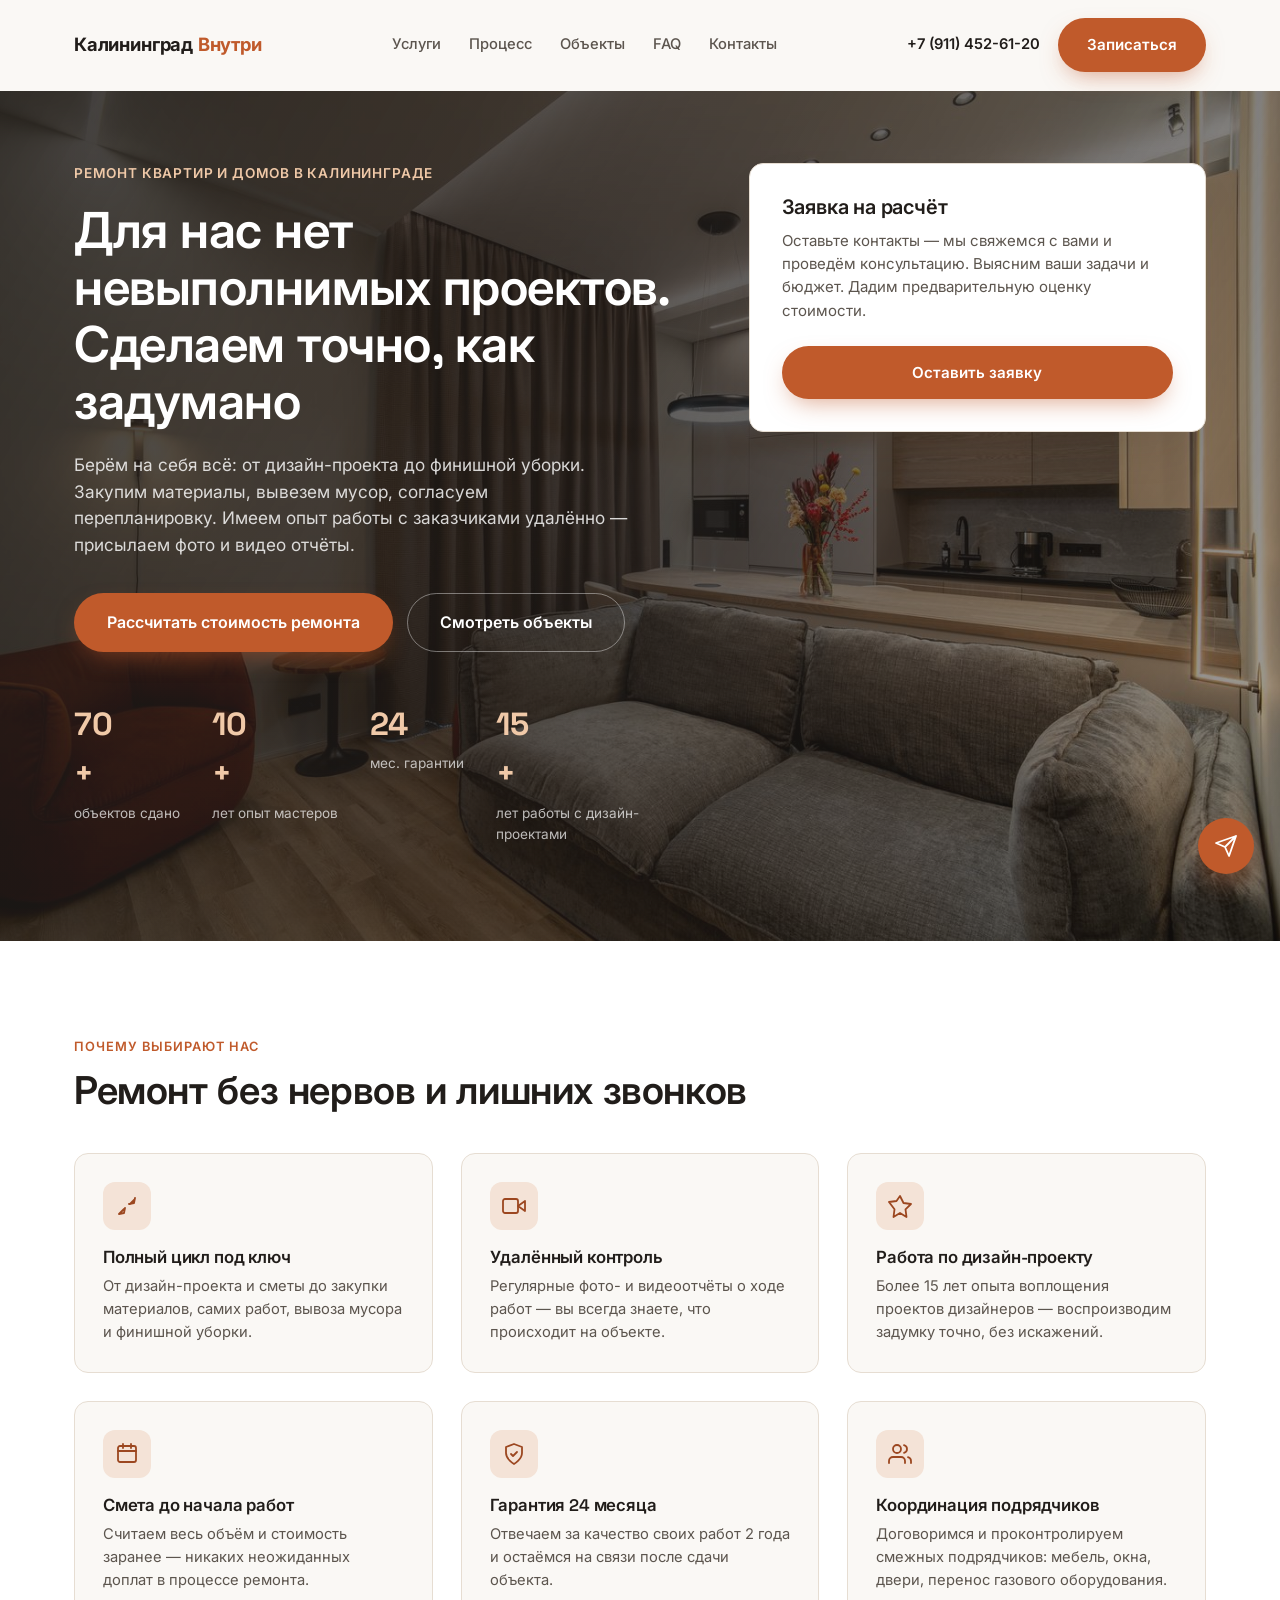
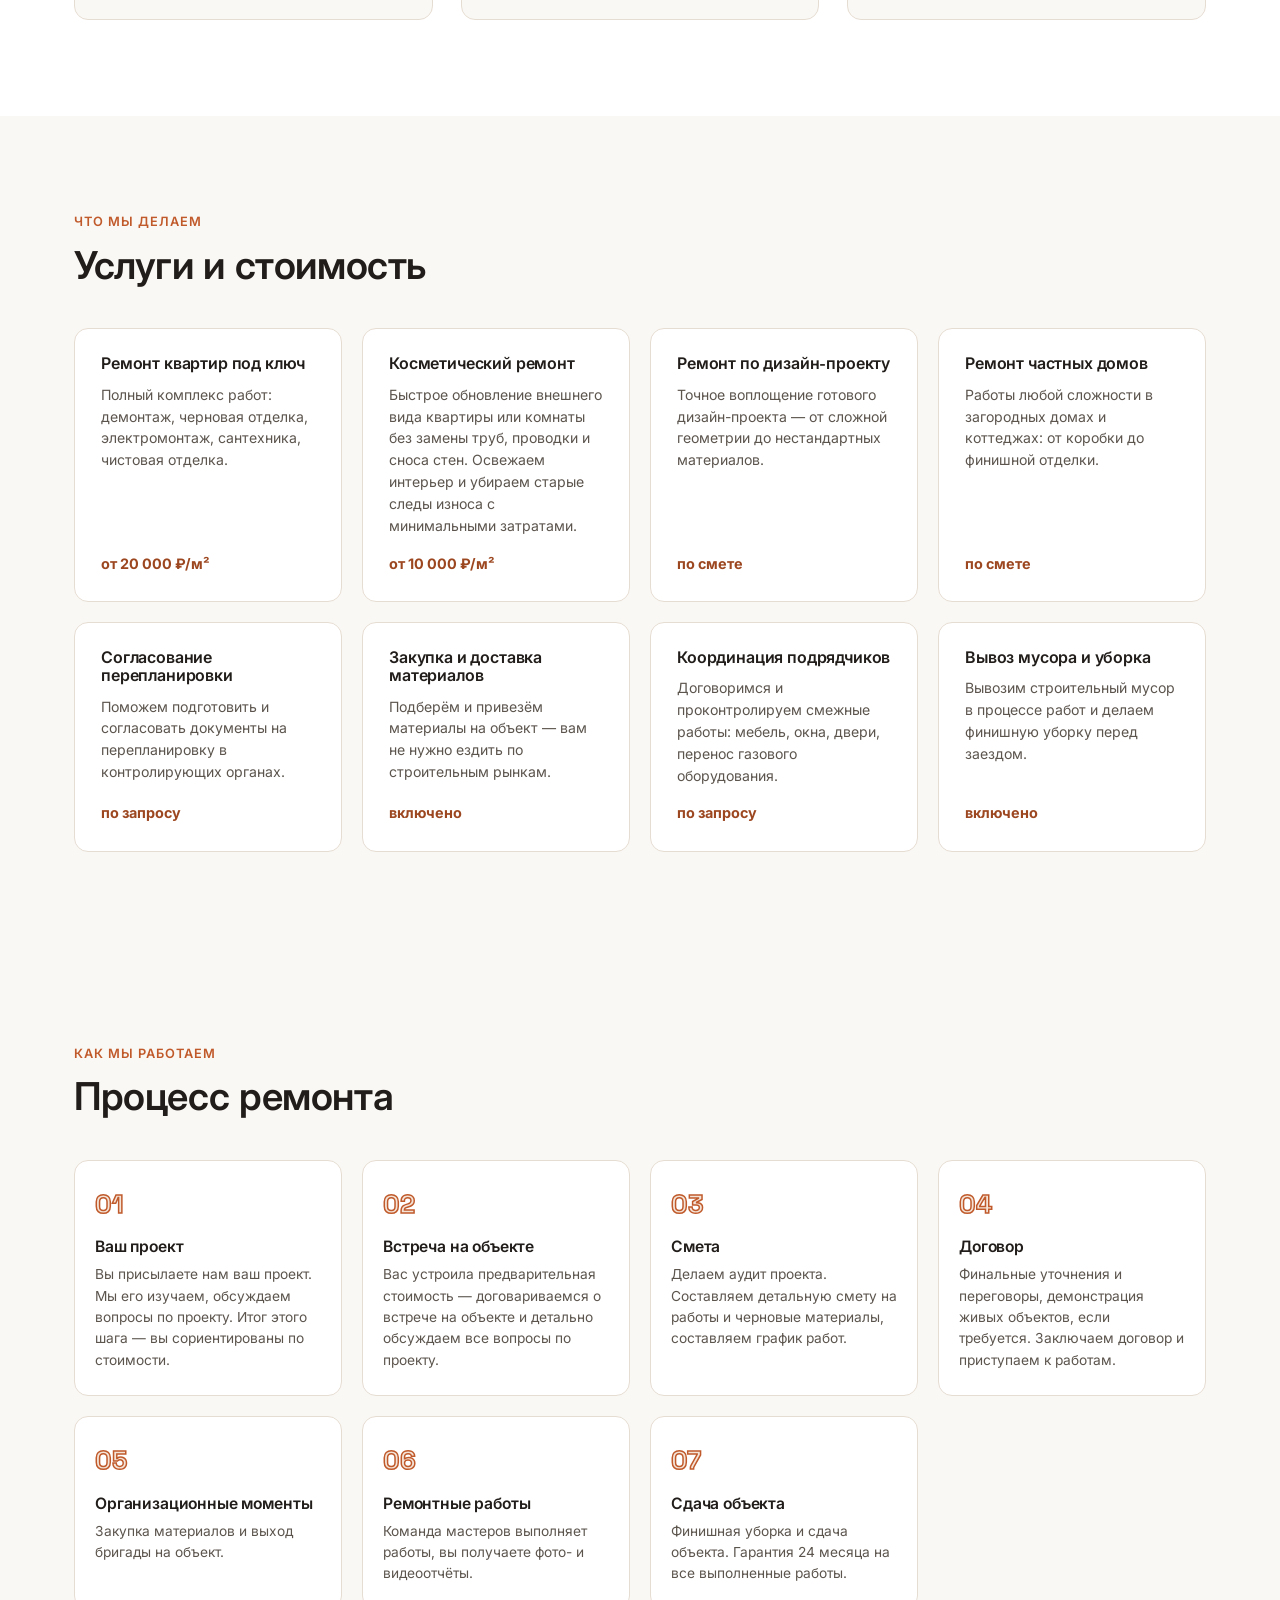
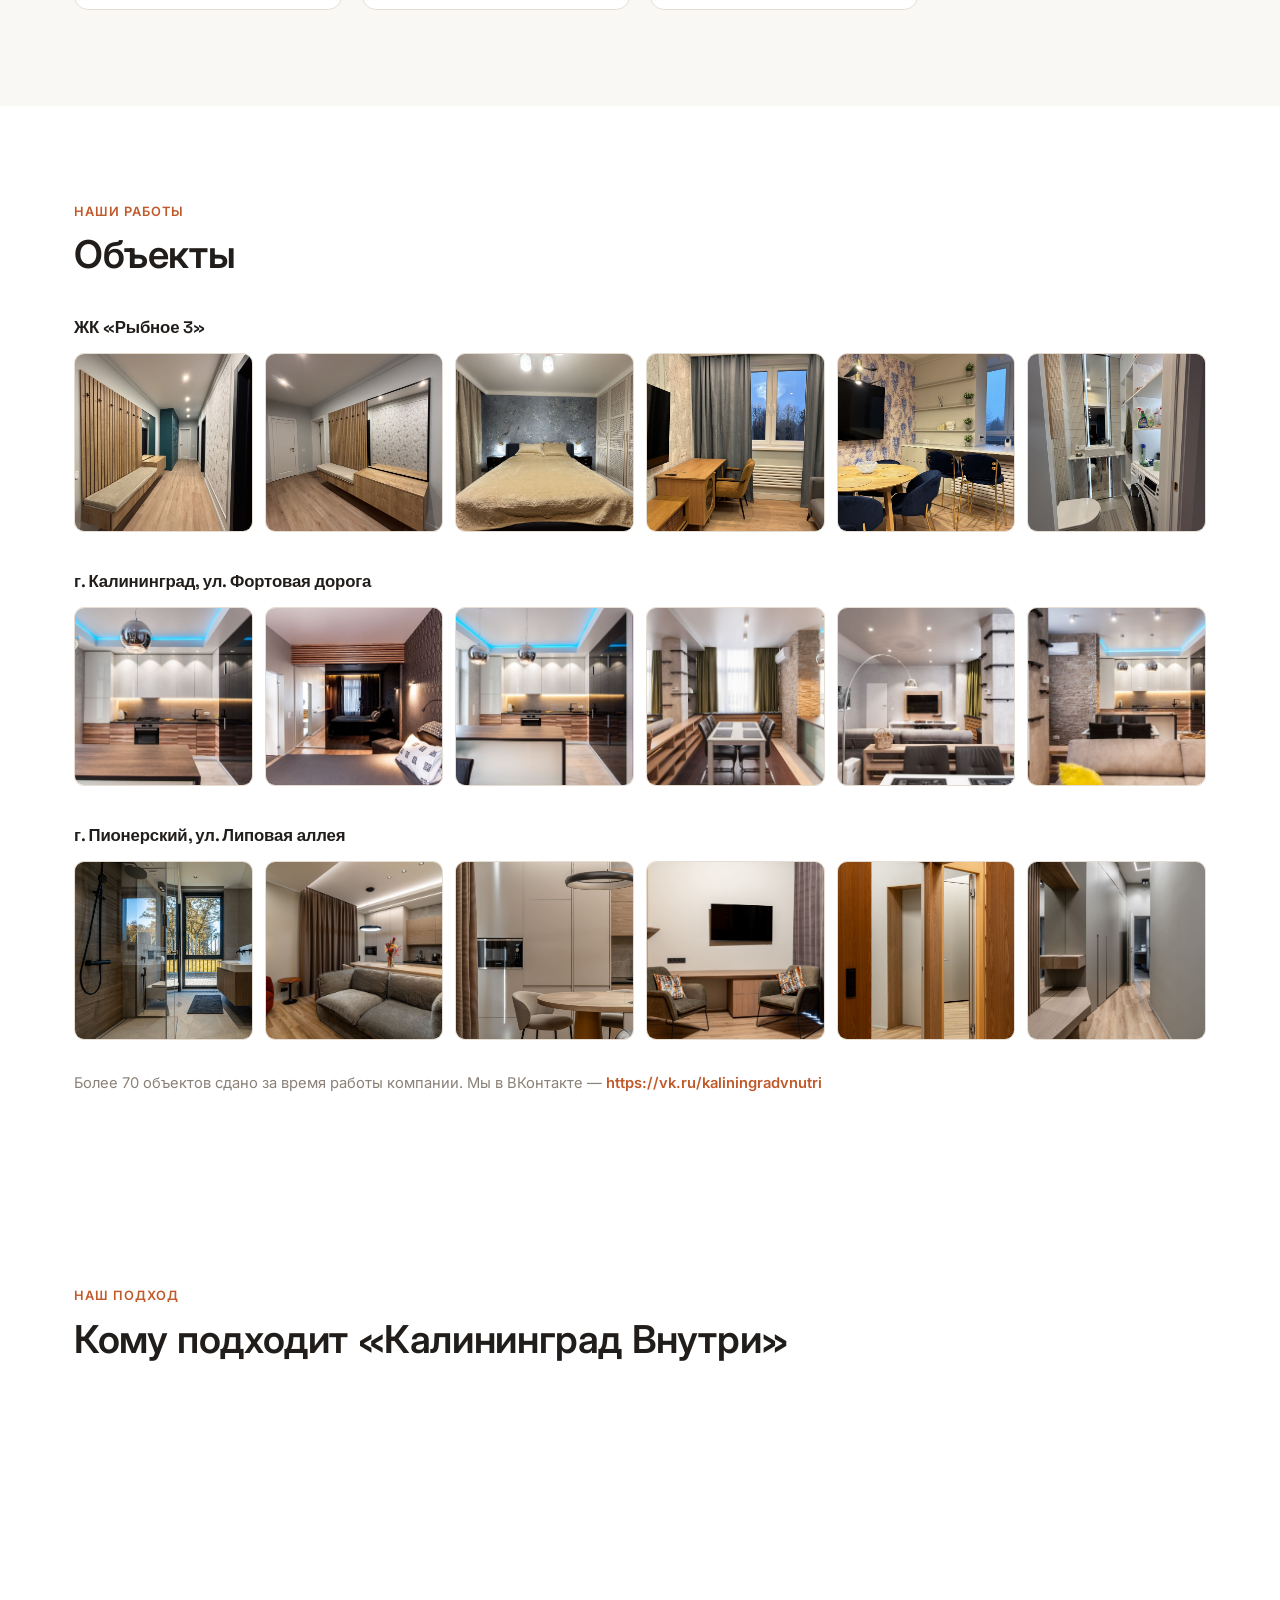
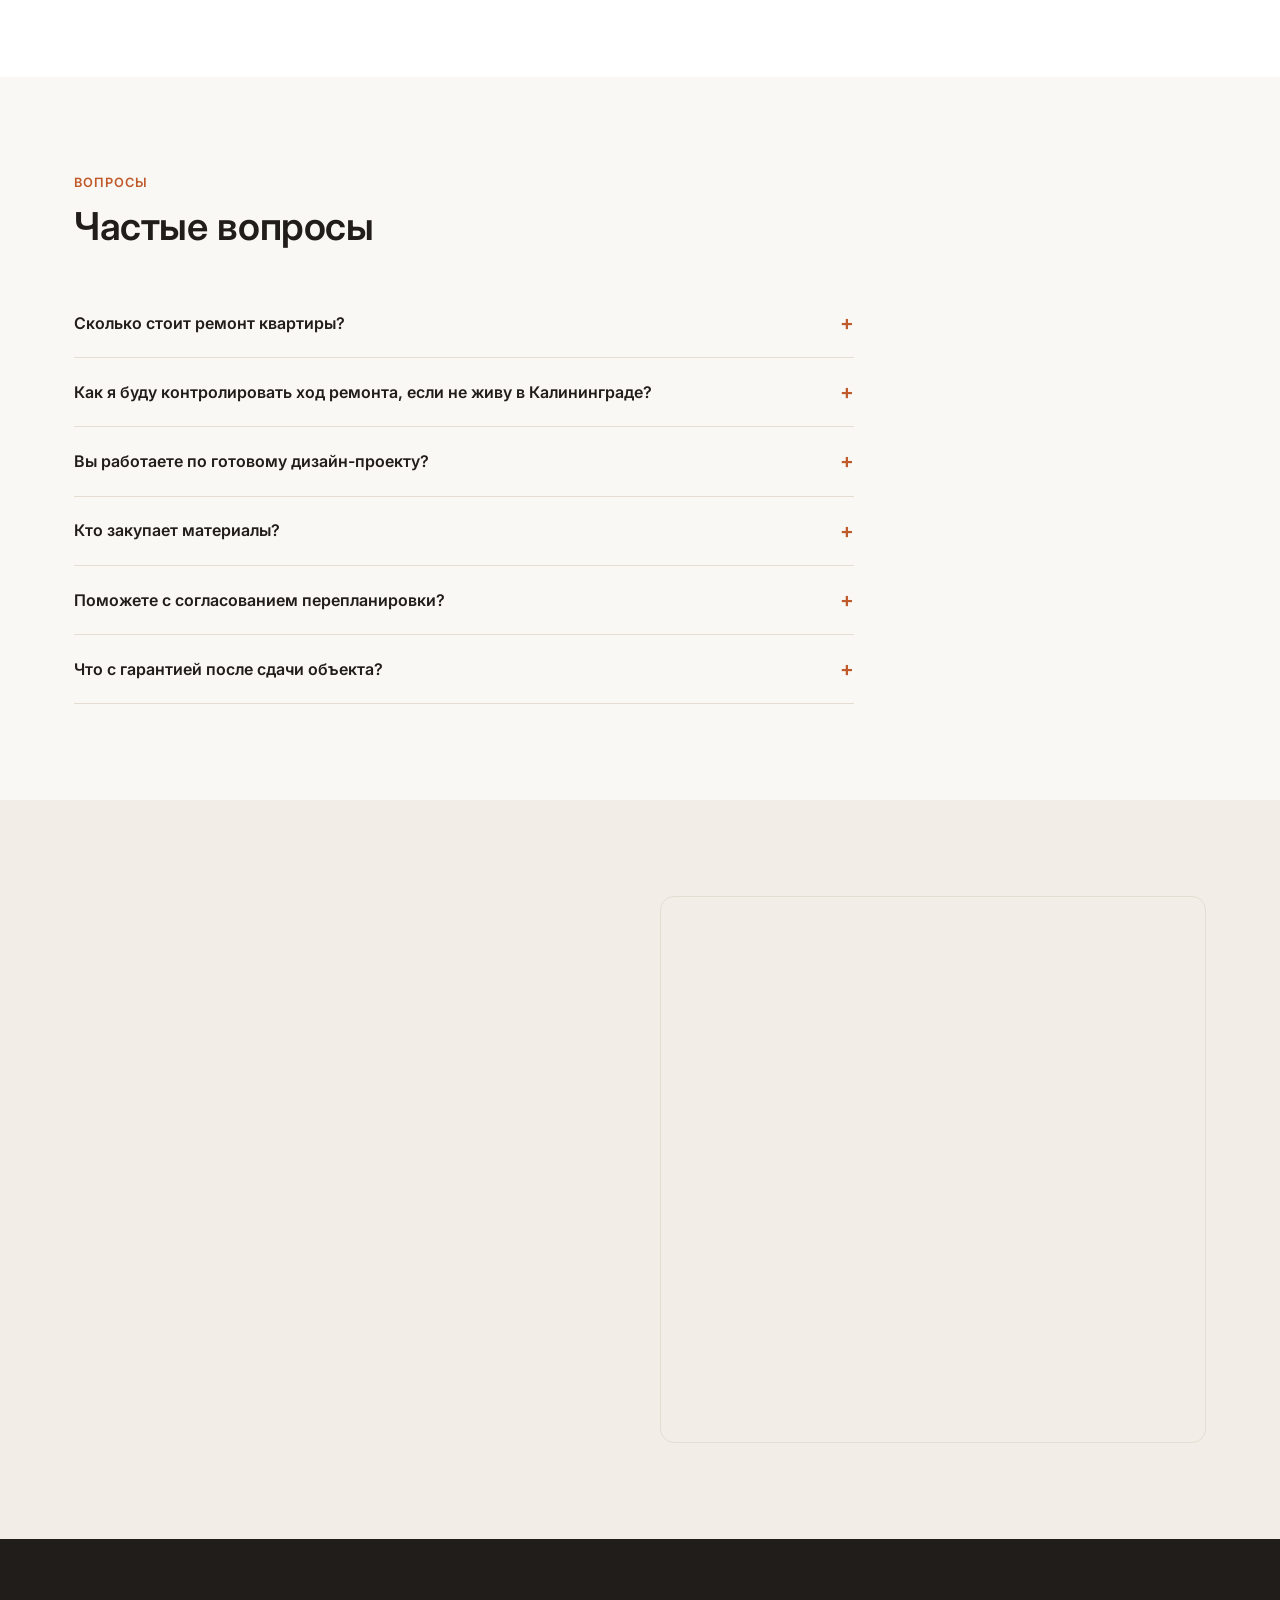
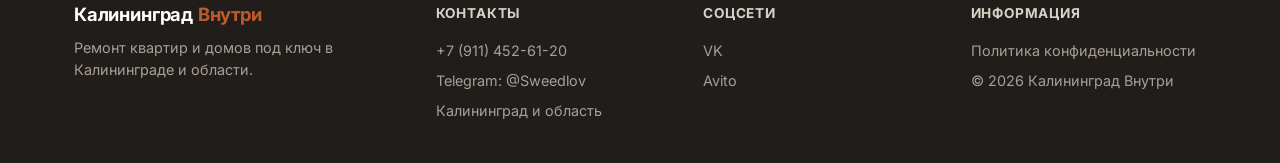
<file: index.html>
<!DOCTYPE html>
<html lang="ru">
<head>
<meta charset="UTF-8">
<meta name="viewport" content="width=device-width, initial-scale=1.0">
<title>Калининград Внутри — ремонт квартир под ключ в Калининграде</title>
<meta name="description" content="Ремонт квартир и домов любой сложности под ключ. От дизайн-проекта до финишной уборки. Гарантия 24 месяца, фото- и видеоотчёты, работа по всей Калининградской области.">
<link rel="preconnect" href="https://fonts.googleapis.com">
<link rel="preconnect" href="https://fonts.gstatic.com" crossorigin>
<link href="https://fonts.googleapis.com/css2?family=Inter:wght@400;500;600;700;800&family=Space+Grotesk:wght@500;600;700&display=swap" rel="stylesheet">
<link rel="stylesheet" href="styles.css">
</head>
<body>

<header class="header" id="header">
  <div class="container header__inner">
    <a href="#top" class="logo">Калининград <span>Внутри</span></a>
    <nav class="nav" id="nav">
      <a href="#services">Услуги</a>
      <a href="#process">Процесс</a>
      <a href="#objects">Объекты</a>
      <a href="#faq">FAQ</a>
      <a href="#contacts">Контакты</a>
    </nav>
    <div class="header__actions">
      <a href="tel:+79114526120" class="header__phone">+7 (911) 452-61-20</a>
      <a href="#form" class="btn btn--primary header__cta">Записаться</a>
      <button class="burger" id="burger" aria-label="Меню"><span></span><span></span><span></span></button>
    </div>
  </div>
</header>

<main id="top">

  <!-- HERO -->
  <section class="hero hero--photo">
    <div class="container hero__inner">
      <div class="hero__content">
        <p class="eyebrow">Ремонт квартир и домов в Калининграде</p>
        <h1>Для нас нет невыполнимых проектов. Сделаем точно, как задумано</h1>
        <p class="hero__lead">Берём на себя всё: от дизайн-проекта до финишной уборки. Закупим материалы, вывезем мусор, согласуем перепланировку. Имеем опыт работы с заказчиками удалённо — присылаем фото и видео отчёты.</p>
        <div class="hero__cta-row">
          <a href="#form" class="btn btn--primary btn--lg">Рассчитать стоимость ремонта</a>
          <a href="#objects" class="btn btn--ghost btn--lg">Смотреть объекты</a>
        </div>
        <div class="hero__stats">
          <div class="stat"><span class="stat__num" data-target="70">0</span><span class="stat__plus">+</span><p>объектов сдано</p></div>
          <div class="stat"><span class="stat__num" data-target="10">0</span><span class="stat__plus">+</span><p>лет опыт мастеров</p></div>
          <div class="stat"><span class="stat__num" data-target="24">0</span><p>мес. гарантии</p></div>
          <div class="stat"><span class="stat__num" data-target="15">0</span><span class="stat__plus">+</span><p>лет работы с дизайн-проектами</p></div>
        </div>
      </div>
      <div class="hero__card">
        <h3>Заявка на расчёт</h3>
        <p>Оставьте контакты — мы свяжемся с вами и проведём консультацию. Выясним ваши задачи и бюджет. Дадим предварительную оценку стоимости.</p>
        <a href="#form" class="btn btn--primary btn--full">Оставить заявку</a>
      </div>
    </div>
  </section>

  <!-- ПРЕИМУЩЕСТВА -->
  <section class="section adv-section">
    <div class="container">
      <p class="section__eyebrow">Почему выбирают нас</p>
      <h2 class="section__title">Ремонт без нервов и лишних звонков</h2>
      <div class="adv-grid">
        <div class="adv">
          <div class="adv__icon"><svg viewBox="0 0 24 24" fill="none"><path d="M15 10l4.5-4.5M20 4l-1 5-5 1M4 20l5-1 1-5M9 15l-5 5" stroke="currentColor" stroke-width="1.8" stroke-linecap="round" stroke-linejoin="round"/></svg></div>
          <h3>Полный цикл под ключ</h3>
          <p>От дизайн-проекта и сметы до закупки материалов, самих работ, вывоза мусора и финишной уборки.</p>
        </div>
        <div class="adv">
          <div class="adv__icon"><svg viewBox="0 0 24 24" fill="none"><path d="M23 7l-7 5 7 5V7z" stroke="currentColor" stroke-width="1.8" stroke-linejoin="round"/><rect x="1" y="5" width="15" height="14" rx="2" stroke="currentColor" stroke-width="1.8"/></svg></div>
          <h3>Удалённый контроль</h3>
          <p>Регулярные фото- и видеоотчёты о ходе работ — вы всегда знаете, что происходит на объекте.</p>
        </div>
        <div class="adv">
          <div class="adv__icon"><svg viewBox="0 0 24 24" fill="none"><path d="M12 2l3.5 7 7.5 1-5.5 5.3L18.5 23 12 19l-6.5 4 1-7.7L1 8l7.5-1L12 2z" stroke="currentColor" stroke-width="1.8" stroke-linejoin="round"/></svg></div>
          <h3>Работа по дизайн-проекту</h3>
          <p>Более 15 лет опыта воплощения проектов дизайнеров — воспроизводим задумку точно, без искажений.</p>
        </div>
        <div class="adv">
          <div class="adv__icon"><svg viewBox="0 0 24 24" fill="none"><rect x="3" y="4" width="18" height="16" rx="2" stroke="currentColor" stroke-width="1.8"/><path d="M3 9h18M8 2v4M16 2v4" stroke="currentColor" stroke-width="1.8" stroke-linecap="round"/></svg></div>
          <h3>Смета до начала работ</h3>
          <p>Считаем весь объём и стоимость заранее — никаких неожиданных доплат в процессе ремонта.</p>
        </div>
        <div class="adv">
          <div class="adv__icon"><svg viewBox="0 0 24 24" fill="none"><path d="M12 22s8-4.5 8-11V5l-8-3-8 3v6c0 6.5 8 11 8 11z" stroke="currentColor" stroke-width="1.8" stroke-linejoin="round"/><path d="M9 12l2 2 4-4" stroke="currentColor" stroke-width="1.8" stroke-linecap="round" stroke-linejoin="round"/></svg></div>
          <h3>Гарантия 24 месяца</h3>
          <p>Отвечаем за качество своих работ 2 года и остаёмся на связи после сдачи объекта.</p>
        </div>
        <div class="adv">
          <div class="adv__icon"><svg viewBox="0 0 24 24" fill="none"><path d="M17 21v-2a4 4 0 0 0-4-4H5a4 4 0 0 0-4 4v2" stroke="currentColor" stroke-width="1.8" stroke-linecap="round"/><circle cx="9" cy="7" r="4" stroke="currentColor" stroke-width="1.8"/><path d="M23 21v-2a4 4 0 0 0-3-3.87M16 3.13a4 4 0 0 1 0 7.75" stroke="currentColor" stroke-width="1.8" stroke-linecap="round"/></svg></div>
          <h3>Координация подрядчиков</h3>
          <p>Договоримся и проконтролируем смежных подрядчиков: мебель, окна, двери, перенос газового оборудования.</p>
        </div>
      </div>
    </div>
  </section>

  <!-- УСЛУГИ -->
  <section class="section services" id="services">
    <div class="container">
      <p class="section__eyebrow">Что мы делаем</p>
      <h2 class="section__title">Услуги и стоимость</h2>
      <div class="services-grid">
        <div class="service">
          <h3>Ремонт квартир под ключ</h3>
          <p>Полный комплекс работ: демонтаж, черновая отделка, электромонтаж, сантехника, чистовая отделка.</p>
          <span class="service__price">от 20 000 ₽/м²</span>
        </div>
        <div class="service">
          <h3>Косметический ремонт</h3>
          <p>Быстрое обновление внешнего вида квартиры или комнаты без замены труб, проводки и сноса стен. Освежаем интерьер и убираем старые следы износа с минимальными затратами.</p>
          <span class="service__price">от 10 000 ₽/м²</span>
        </div>
        <div class="service">
          <h3>Ремонт по дизайн-проекту</h3>
          <p>Точное воплощение готового дизайн-проекта — от сложной геометрии до нестандартных материалов.</p>
          <span class="service__price">по смете</span>
        </div>
        <div class="service">
          <h3>Ремонт частных домов</h3>
          <p>Работы любой сложности в загородных домах и коттеджах: от коробки до финишной отделки.</p>
          <span class="service__price">по смете</span>
        </div>
        <div class="service">
          <h3>Согласование перепланировки</h3>
          <p>Поможем подготовить и согласовать документы на перепланировку в контролирующих органах.</p>
          <span class="service__price">по запросу</span>
        </div>
        <div class="service">
          <h3>Закупка и доставка материалов</h3>
          <p>Подберём и привезём материалы на объект — вам не нужно ездить по строительным рынкам.</p>
          <span class="service__price">включено</span>
        </div>
        <div class="service">
          <h3>Координация подрядчиков</h3>
          <p>Договоримся и проконтролируем смежные работы: мебель, окна, двери, перенос газового оборудования.</p>
          <span class="service__price">по запросу</span>
        </div>
        <div class="service">
          <h3>Вывоз мусора и уборка</h3>
          <p>Вывозим строительный мусор в процессе работ и делаем финишную уборку перед заездом.</p>
          <span class="service__price">включено</span>
        </div>
      </div>
    </div>
  </section>

  <!-- ПРОЦЕСС -->
  <section class="section process" id="process">
    <div class="container">
      <p class="section__eyebrow">Как мы работаем</p>
      <h2 class="section__title">Процесс ремонта</h2>
      <div class="steps">
        <div class="step">
          <span class="step__num">01</span>
          <h3>Ваш проект</h3>
          <p>Вы присылаете нам ваш проект. Мы его изучаем, обсуждаем вопросы по проекту. Итог этого шага — вы сориентированы по стоимости.</p>
        </div>
        <div class="step">
          <span class="step__num">02</span>
          <h3>Встреча на объекте</h3>
          <p>Вас устроила предварительная стоимость — договариваемся о встрече на объекте и детально обсуждаем все вопросы по проекту.</p>
        </div>
        <div class="step">
          <span class="step__num">03</span>
          <h3>Смета</h3>
          <p>Делаем аудит проекта. Составляем детальную смету на работы и черновые материалы, составляем график работ.</p>
        </div>
        <div class="step">
          <span class="step__num">04</span>
          <h3>Договор</h3>
          <p>Финальные уточнения и переговоры, демонстрация живых объектов, если требуется. Заключаем договор и приступаем к работам.</p>
        </div>
        <div class="step">
          <span class="step__num">05</span>
          <h3>Организационные моменты</h3>
          <p>Закупка материалов и выход бригады на объект.</p>
        </div>
        <div class="step">
          <span class="step__num">06</span>
          <h3>Ремонтные работы</h3>
          <p>Команда мастеров выполняет работы, вы получаете фото- и видеоотчёты.</p>
        </div>
        <div class="step">
          <span class="step__num">07</span>
          <h3>Сдача объекта</h3>
          <p>Финишная уборка и сдача объекта. Гарантия 24 месяца на все выполненные работы.</p>
        </div>
      </div>
    </div>
  </section>

  <!-- ГАЛЕРЕЯ ОБЪЕКТОВ -->
  <section class="section gallery" id="objects">
    <div class="container">
      <p class="section__eyebrow">Наши работы</p>
      <h2 class="section__title">Объекты</h2>

      <div class="gallery-group">
        <h3 class="gallery-group__title">ЖК «Рыбное 3»</h3>
        <div class="gallery-grid">
          <a class="gallery-item" href="assets/objects/rybnoe-1.jpg" target="_blank" rel="noopener"><img src="assets/objects/rybnoe-1.jpg" alt="Ремонт квартиры, ЖК Рыбное 3" loading="lazy"></a>
          <a class="gallery-item" href="assets/objects/rybnoe-2.jpg" target="_blank" rel="noopener"><img src="assets/objects/rybnoe-2.jpg" alt="Ремонт квартиры, ЖК Рыбное 3" loading="lazy"></a>
          <a class="gallery-item" href="assets/objects/rybnoe-3.jpg" target="_blank" rel="noopener"><img src="assets/objects/rybnoe-3.jpg" alt="Ремонт квартиры, ЖК Рыбное 3" loading="lazy"></a>
          <a class="gallery-item" href="assets/objects/rybnoe-4.jpg" target="_blank" rel="noopener"><img src="assets/objects/rybnoe-4.jpg" alt="Ремонт квартиры, ЖК Рыбное 3" loading="lazy"></a>
          <a class="gallery-item" href="assets/objects/rybnoe-5.jpg" target="_blank" rel="noopener"><img src="assets/objects/rybnoe-5.jpg" alt="Ремонт квартиры, ЖК Рыбное 3" loading="lazy"></a>
          <a class="gallery-item" href="assets/objects/rybnoe-6.jpg" target="_blank" rel="noopener"><img src="assets/objects/rybnoe-6.jpg" alt="Ремонт квартиры, ЖК Рыбное 3" loading="lazy"></a>
        </div>
      </div>

      <div class="gallery-group">
        <h3 class="gallery-group__title">г. Калининград, ул. Фортовая дорога</h3>
        <div class="gallery-grid">
          <a class="gallery-item" href="assets/objects/fortovaya-1.jpg" target="_blank" rel="noopener"><img src="assets/objects/fortovaya-1.jpg" alt="Ремонт квартиры, ул. Фортовая дорога" loading="lazy"></a>
          <a class="gallery-item" href="assets/objects/fortovaya-2.jpg" target="_blank" rel="noopener"><img src="assets/objects/fortovaya-2.jpg" alt="Ремонт квартиры, ул. Фортовая дорога" loading="lazy"></a>
          <a class="gallery-item" href="assets/objects/fortovaya-3.jpg" target="_blank" rel="noopener"><img src="assets/objects/fortovaya-3.jpg" alt="Ремонт квартиры, ул. Фортовая дорога" loading="lazy"></a>
          <a class="gallery-item" href="assets/objects/fortovaya-4.jpg" target="_blank" rel="noopener"><img src="assets/objects/fortovaya-4.jpg" alt="Ремонт квартиры, ул. Фортовая дорога" loading="lazy"></a>
          <a class="gallery-item" href="assets/objects/fortovaya-5.jpg" target="_blank" rel="noopener"><img src="assets/objects/fortovaya-5.jpg" alt="Ремонт квартиры, ул. Фортовая дорога" loading="lazy"></a>
          <a class="gallery-item" href="assets/objects/fortovaya-6.jpg" target="_blank" rel="noopener"><img src="assets/objects/fortovaya-6.jpg" alt="Ремонт квартиры, ул. Фортовая дорога" loading="lazy"></a>
        </div>
      </div>

      <div class="gallery-group">
        <h3 class="gallery-group__title">г. Пионерский, ул. Липовая аллея</h3>
        <div class="gallery-grid">
          <a class="gallery-item" href="assets/objects/lipovaya-1.jpg" target="_blank" rel="noopener"><img src="assets/objects/lipovaya-1.jpg" alt="Ремонт дома, ул. Липовая аллея" loading="lazy"></a>
          <a class="gallery-item" href="assets/objects/lipovaya-2.jpg" target="_blank" rel="noopener"><img src="assets/objects/lipovaya-2.jpg" alt="Ремонт дома, ул. Липовая аллея" loading="lazy"></a>
          <a class="gallery-item" href="assets/objects/lipovaya-3.jpg" target="_blank" rel="noopener"><img src="assets/objects/lipovaya-3.jpg" alt="Ремонт дома, ул. Липовая аллея" loading="lazy"></a>
          <a class="gallery-item" href="assets/objects/lipovaya-4.jpg" target="_blank" rel="noopener"><img src="assets/objects/lipovaya-4.jpg" alt="Ремонт дома, ул. Липовая аллея" loading="lazy"></a>
          <a class="gallery-item" href="assets/objects/lipovaya-5.jpg" target="_blank" rel="noopener"><img src="assets/objects/lipovaya-5.jpg" alt="Ремонт дома, ул. Липовая аллея" loading="lazy"></a>
          <a class="gallery-item" href="assets/objects/lipovaya-6.jpg" target="_blank" rel="noopener"><img src="assets/objects/lipovaya-6.jpg" alt="Ремонт дома, ул. Липовая аллея" loading="lazy"></a>
        </div>
      </div>

      <p class="gallery__footnote">Более 70 объектов сдано за время работы компании. Мы в ВКонтакте — <a href="https://vk.ru/kaliningradvnutri" target="_blank" rel="noopener">https://vk.ru/kaliningradvnutri</a></p>
    </div>
  </section>

  <!-- КОМУ ПОДХОДИТ -->
  <section class="section objects" id="who-fits">
    <div class="container">
      <p class="section__eyebrow">Наш подход</p>
      <h2 class="section__title">Кому подходит «Калининград Внутри»</h2>
      <div class="objects-grid">
        <div class="object">
          <h3>Вы хотите контролировать ремонт удалённо</h3>
          <p>Присылаем фото- и видеоотчёты по ходу работ — не нужно ездить на объект каждый день, чтобы быть в курсе.</p>
        </div>
        <div class="object">
          <h3>У вас есть готовый дизайн-проект</h3>
          <p>15+ лет опыта работы с дизайн-проектами — воплотим задумку дизайнера без искажений и компромиссов.</p>
        </div>
        <div class="object">
          <h3>Вам нужна перепланировка</h3>
          <p>Поможем в согласовании перепланировки и скоординируем смежных подрядчиков: окна, двери, газовое оборудование.</p>
        </div>
      </div>
    </div>
  </section>

  <!-- FAQ -->
  <section class="section faq" id="faq">
    <div class="container">
      <p class="section__eyebrow">Вопросы</p>
      <h2 class="section__title">Частые вопросы</h2>
      <div class="faq__list">
        <details class="faq__item">
          <summary>Сколько стоит ремонт квартиры?</summary>
          <p>Средняя стоимость ремонта под ключ — от 20 000 ₽ за м², но итоговая цена зависит от состояния квартиры, выбранных материалов и сложности проекта. Точную стоимость и смету дадим после консультации и встречи на объекте.</p>
        </details>
        <details class="faq__item">
          <summary>Как я буду контролировать ход ремонта, если не живу в Калининграде?</summary>
          <p>Присылаем регулярные фото- и видеоотчёты о ходе работ, так что вы можете контролировать ремонт удалённо, не приезжая на объект.</p>
        </details>
        <details class="faq__item">
          <summary>Вы работаете по готовому дизайн-проекту?</summary>
          <p>Да, у нас более 15 лет опыта работы с дизайн-проектами. Точно воплощаем задумку дизайнера — от материалов до сложной геометрии.</p>
        </details>
        <details class="faq__item">
          <summary>Кто закупает материалы?</summary>
          <p>Мы сами закупаем и привозим материалы на объект по согласованному с вами списку — не нужно самостоятельно ездить по строительным рынкам.</p>
        </details>
        <details class="faq__item">
          <summary>Поможете с согласованием перепланировки?</summary>
          <p>Да, помогаем в подготовке и согласовании документов на перепланировку в контролирующих органах.</p>
        </details>
        <details class="faq__item">
          <summary>Что с гарантией после сдачи объекта?</summary>
          <p>Даём гарантию 24 месяца на все выполненные работы и остаёмся на связи после сдачи — поможем решить любые вопросы, которые возникнут.</p>
        </details>
      </div>
    </div>
  </section>

  <!-- ФОРМА + КАРТА -->
  <section class="section form-section" id="form">
    <div class="container form-section__inner">
      <div class="form-block">
        <p class="section__eyebrow">Заявка</p>
        <h2 class="section__title">Рассчитаем стоимость вашего ремонта</h2>
        <p class="form-block__lead">Оставьте контакты — свяжемся, обсудим задачи по ремонту.</p>
        <form id="leadForm" class="form">
          <input type="text" name="_gotcha" style="display:none" tabindex="-1" autocomplete="off">
          <div class="form__row">
            <input type="text" name="name" placeholder="Ваше имя" required>
          </div>
          <div class="form__row">
            <input type="tel" name="phone" placeholder="+7 (___) ___-__-__" required>
          </div>
          <div class="form__row">
            <textarea name="comment" placeholder="Кратко о задаче: площадь, тип помещения" rows="3"></textarea>
          </div>
          <button type="submit" class="btn btn--primary btn--full">Отправить заявку</button>
          <p class="form__disclaimer">Нажимая кнопку, вы соглашаетесь с <a href="privacy.html">политикой обработки персональных данных</a></p>
          <p class="form__fallback" id="formFallback" hidden>Не удалось отправить форму — напишите нам напрямую: <a href="tel:+79114526120">+7 (911) 452-61-20</a> или <a href="https://t.me/Sweedlov" target="_blank" rel="noopener">Telegram @Sweedlov</a></p>
        </form>
      </div>
      <div class="map-block">
        <iframe src="https://yandex.ru/map-widget/v1/?ll=20.510000%2C54.710000&z=11" width="100%" height="100%" frameborder="0" loading="lazy" title="Карта Калининград"></iframe>
      </div>
    </div>
  </section>

</main>

<!-- КОНТАКТЫ + FOOTER -->
<footer class="footer" id="contacts">
  <div class="container footer__inner">
    <div class="footer__col">
      <a href="#top" class="logo logo--footer">Калининград <span>Внутри</span></a>
      <p>Ремонт квартир и домов под ключ в Калининграде и области.</p>
    </div>
    <div class="footer__col">
      <h4>Контакты</h4>
      <p><a href="tel:+79114526120">+7 (911) 452-61-20</a></p>
      <p><a href="https://t.me/Sweedlov" target="_blank" rel="noopener">Telegram: @Sweedlov</a></p>
      <p>Калининград и область</p>
    </div>
    <div class="footer__col">
      <h4>Соцсети</h4>
      <p><a href="https://vk.ru/club236928633" target="_blank" rel="noopener">VK</a></p>
      <p><a href="https://www.avito.ru/brands/48d599f1e9c86aff8d2244ea72f0c555" target="_blank" rel="noopener">Avito</a></p>
    </div>
    <div class="footer__col">
      <h4>Информация</h4>
      <p><a href="privacy.html">Политика конфиденциальности</a></p>
      <p>© <span id="year"></span> Калининград Внутри</p>
    </div>
  </div>
</footer>

<a href="https://t.me/Sweedlov" target="_blank" rel="noopener" class="fab" aria-label="Написать в Telegram">
  <svg viewBox="0 0 24 24" fill="none"><path d="M22 2L11 13M22 2l-7 20-4-9-9-4 20-7z" stroke="currentColor" stroke-width="1.8" stroke-linecap="round" stroke-linejoin="round"/></svg>
</a>

<script src="script.js"></script>
</body>
</html>
</file>
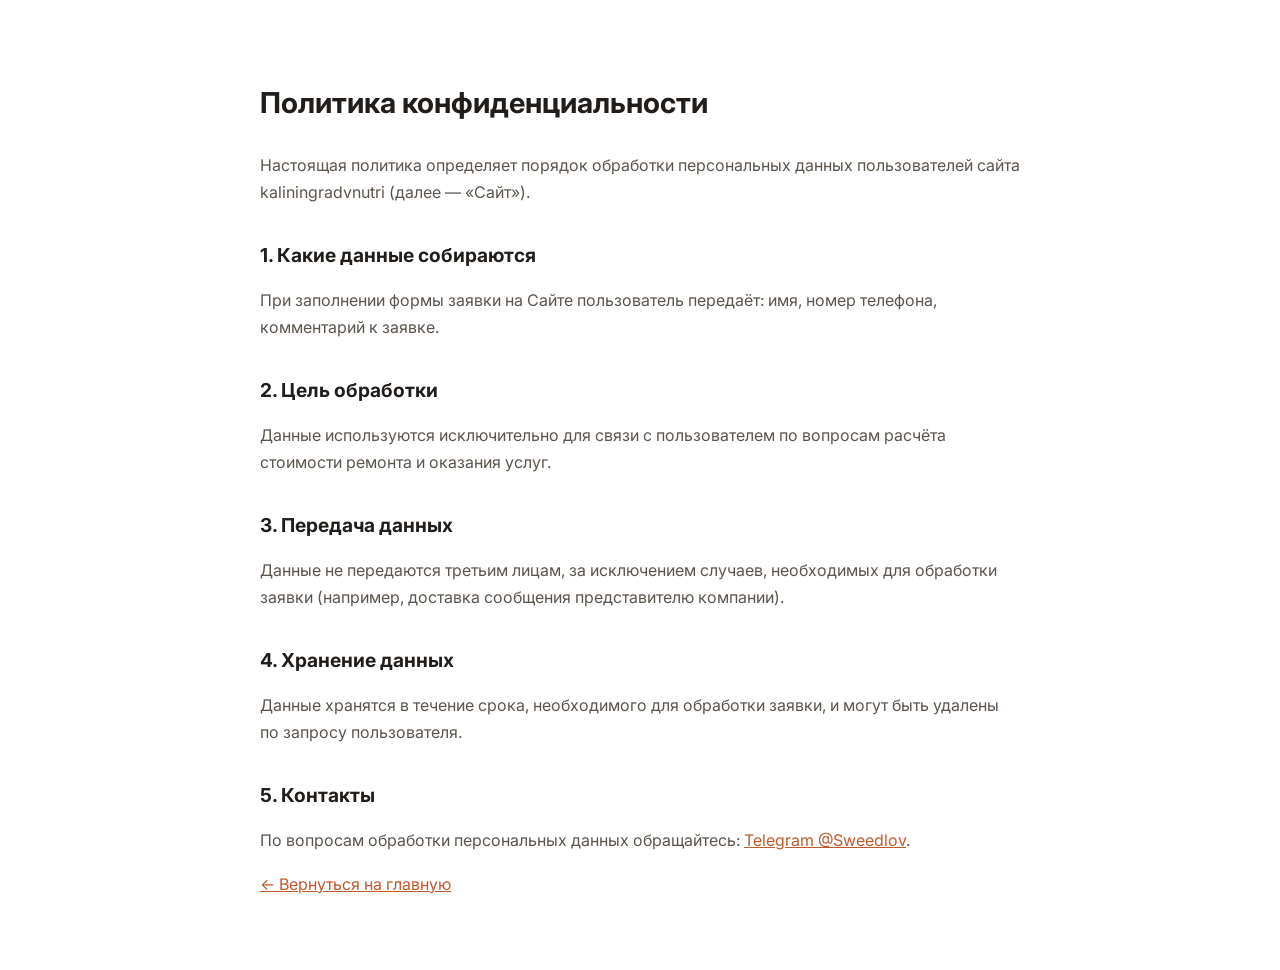
<file: privacy.html>
<!DOCTYPE html>
<html lang="ru">
<head>
<meta charset="UTF-8">
<meta name="viewport" content="width=device-width, initial-scale=1.0">
<title>Политика конфиденциальности — Калининград Внутри</title>
<link href="https://fonts.googleapis.com/css2?family=Inter:wght@400;500;600;700&display=swap" rel="stylesheet">
<style>
  body { font-family: 'Inter', sans-serif; max-width: 760px; margin: 0 auto; padding: 60px 24px; color: #211d1a; line-height: 1.7; }
  h1 { font-size: 1.8rem; margin-bottom: 24px; }
  h2 { font-size: 1.2rem; margin: 32px 0 12px; }
  a { color: #c05a2b; }
  p { margin-bottom: 12px; color: #5c554e; }
</style>
</head>
<body>
  <h1>Политика конфиденциальности</h1>
  <p>Настоящая политика определяет порядок обработки персональных данных пользователей сайта kaliningradvnutri (далее — «Сайт»).</p>

  <h2>1. Какие данные собираются</h2>
  <p>При заполнении формы заявки на Сайте пользователь передаёт: имя, номер телефона, комментарий к заявке.</p>

  <h2>2. Цель обработки</h2>
  <p>Данные используются исключительно для связи с пользователем по вопросам расчёта стоимости ремонта и оказания услуг.</p>

  <h2>3. Передача данных</h2>
  <p>Данные не передаются третьим лицам, за исключением случаев, необходимых для обработки заявки (например, доставка сообщения представителю компании).</p>

  <h2>4. Хранение данных</h2>
  <p>Данные хранятся в течение срока, необходимого для обработки заявки, и могут быть удалены по запросу пользователя.</p>

  <h2>5. Контакты</h2>
  <p>По вопросам обработки персональных данных обращайтесь: <a href="https://t.me/Sweedlov" target="_blank" rel="noopener">Telegram @Sweedlov</a>.</p>

  <p><a href="index.html">← Вернуться на главную</a></p>
</body>
</html>
</file>
<file: styles.css>
:root {
  --bg: #faf8f5;
  --bg-alt: #f2ede6;
  --surface: #ffffff;
  --ink: #211d1a;
  --ink-soft: #5c554e;
  --ink-faint: #8a8178;
  --accent: #c05a2b;
  --accent-dark: #9c4720;
  --accent-soft: #f4e3d7;
  --border: #e6ddd2;
  --radius: 14px;
  --shadow: 0 20px 50px -20px rgba(33, 29, 26, 0.18);
  font-size: 16px;
}

* { box-sizing: border-box; margin: 0; padding: 0; }

html { scroll-behavior: smooth; }

body {
  font-family: 'Inter', -apple-system, sans-serif;
  color: var(--ink);
  background: var(--bg);
  line-height: 1.55;
  -webkit-font-smoothing: antialiased;
}

h1, h2, h3, .logo {
  font-family: 'Space Grotesk', 'Inter', sans-serif;
  font-weight: 600;
  line-height: 1.15;
  letter-spacing: -0.01em;
}

img { max-width: 100%; display: block; }
a { color: inherit; text-decoration: none; }

.container {
  max-width: 1180px;
  margin: 0 auto;
  padding: 0 24px;
}

.section { padding: 96px 0; }
.section__eyebrow {
  font-size: 0.8rem;
  font-weight: 600;
  letter-spacing: 0.08em;
  text-transform: uppercase;
  color: var(--accent);
  margin-bottom: 12px;
}
.section__title {
  font-size: clamp(1.8rem, 3vw, 2.4rem);
  margin-bottom: 40px;
  max-width: 720px;
}

.btn {
  display: inline-flex;
  align-items: center;
  justify-content: center;
  gap: 8px;
  padding: 14px 28px;
  border-radius: 100px;
  font-weight: 600;
  font-size: 0.95rem;
  border: 1.5px solid transparent;
  cursor: pointer;
  transition: transform 0.15s ease, box-shadow 0.15s ease, background 0.15s ease;
  white-space: nowrap;
}
.btn--primary {
  background: var(--accent);
  color: #fff;
  box-shadow: 0 10px 24px -8px rgba(192, 90, 43, 0.55);
}
.btn--primary:hover { background: var(--accent-dark); transform: translateY(-1px); }
.btn--ghost {
  background: transparent;
  border-color: var(--border);
  color: var(--ink);
}
.btn--ghost:hover { border-color: var(--accent); color: var(--accent); }
.btn--lg { padding: 16px 32px; font-size: 1rem; }
.btn--full { width: 100%; }

/* HEADER */
.header {
  position: sticky;
  top: 0;
  z-index: 100;
  background: rgba(250, 248, 245, 0.9);
  backdrop-filter: blur(10px);
  border-bottom: 1px solid transparent;
  transition: border-color 0.2s ease, box-shadow 0.2s ease;
}
.header.scrolled { border-color: var(--border); box-shadow: 0 4px 16px -8px rgba(0,0,0,0.08); }
.header__inner {
  display: flex;
  align-items: center;
  justify-content: space-between;
  gap: 24px;
  min-width: 0;
  padding: 18px 24px;
}
.logo {
  font-size: 1.15rem;
  font-weight: 700;
  color: var(--ink);
  flex-shrink: 0;
}
.logo span { color: var(--accent); }
.nav {
  display: flex;
  gap: 28px;
  min-width: 0;
}
.nav a {
  font-size: 0.92rem;
  font-weight: 500;
  color: var(--ink-soft);
  white-space: nowrap;
  transition: color 0.15s ease;
}
.nav a:hover { color: var(--accent); }
.header__actions {
  display: flex;
  align-items: center;
  gap: 18px;
  flex-shrink: 0;
}
.header__phone {
  font-weight: 600;
  font-size: 0.92rem;
  white-space: nowrap;
}
.header__phone:hover { color: var(--accent); }
.burger {
  display: none;
  flex-direction: column;
  gap: 5px;
  background: none;
  border: none;
  cursor: pointer;
  padding: 6px;
}
.burger span { width: 22px; height: 2px; background: var(--ink); border-radius: 2px; transition: 0.2s; }
.burger.is-open span:nth-child(1) { transform: translateY(7px) rotate(45deg); }
.burger.is-open span:nth-child(2) { opacity: 0; }
.burger.is-open span:nth-child(3) { transform: translateY(-7px) rotate(-45deg); }

/* HERO */
.hero {
  padding: 72px 0 96px;
  background:
    radial-gradient(1200px 500px at 85% -10%, var(--accent-soft), transparent 60%),
    var(--bg);
}
.hero--photo {
  background:
    linear-gradient(120deg, rgba(33, 29, 26, 0.86) 0%, rgba(33, 29, 26, 0.72) 45%, rgba(33, 29, 26, 0.4) 100%),
    url('assets/hero-bg.jpg') center / cover no-repeat;
}
.hero--photo .eyebrow { color: #f0c9a8; }
.hero--photo h1,
.hero--photo .hero__lead { color: #fff; }
.hero--photo .hero__lead { color: rgba(255,255,255,0.82); }
.hero--photo .stat__num,
.hero--photo .stat__plus { color: #f0c9a8; }
.hero--photo .stat p { color: rgba(255,255,255,0.7); }
.hero--photo .btn--ghost { border-color: rgba(255,255,255,0.4); color: #fff; }
.hero--photo .btn--ghost:hover { border-color: #fff; color: #fff; background: rgba(255,255,255,0.08); }
.hero__inner {
  display: grid;
  grid-template-columns: 1.15fr 0.85fr;
  gap: 56px;
  align-items: start;
}
.eyebrow {
  font-size: 0.85rem;
  font-weight: 600;
  letter-spacing: 0.06em;
  text-transform: uppercase;
  color: var(--accent);
  margin-bottom: 18px;
}
.hero h1 {
  font-size: clamp(2.1rem, 4vw, 3.1rem);
  margin-bottom: 22px;
}
.hero__lead {
  font-size: 1.08rem;
  color: var(--ink-soft);
  max-width: 560px;
  margin-bottom: 34px;
}
.hero__cta-row { display: flex; gap: 14px; flex-wrap: wrap; margin-bottom: 48px; }
.hero__stats {
  display: grid;
  grid-template-columns: repeat(4, auto);
  gap: 32px;
}
.stat { display: flex; flex-direction: column; }
.stat__num, .stat__plus {
  font-family: 'Space Grotesk', sans-serif;
  font-size: 2rem;
  font-weight: 700;
  color: var(--accent-dark);
  display: inline;
}
.stat p { font-size: 0.85rem; color: var(--ink-faint); margin-top: 4px; }

.hero__card {
  background: var(--surface);
  border: 1px solid var(--border);
  border-radius: var(--radius);
  padding: 32px;
  box-shadow: var(--shadow);
}
.hero__card h3 { font-size: 1.25rem; margin-bottom: 10px; }
.hero__card p { color: var(--ink-soft); font-size: 0.94rem; margin-bottom: 24px; }

/* ADVANTAGES */
.adv-section { background: var(--surface); }
.adv-grid {
  display: grid;
  grid-template-columns: repeat(3, 1fr);
  gap: 28px;
}
.adv {
  padding: 28px;
  border: 1px solid var(--border);
  border-radius: var(--radius);
  background: var(--bg);
  transition: transform 0.2s ease, box-shadow 0.2s ease;
}
.adv:hover { transform: translateY(-3px); box-shadow: var(--shadow); }
.adv__icon {
  width: 48px; height: 48px;
  border-radius: 12px;
  background: var(--accent-soft);
  color: var(--accent-dark);
  display: flex; align-items: center; justify-content: center;
  margin-bottom: 18px;
}
.adv__icon svg { width: 24px; height: 24px; }
.adv h3 { font-size: 1.05rem; margin-bottom: 8px; }
.adv p { font-size: 0.92rem; color: var(--ink-soft); }

/* SERVICES */
.services-grid {
  display: grid;
  grid-template-columns: repeat(4, 1fr);
  gap: 20px;
}
.service {
  padding: 26px;
  border: 1px solid var(--border);
  border-radius: var(--radius);
  background: var(--surface);
  display: flex;
  flex-direction: column;
  gap: 10px;
}
.service h3 { font-size: 1rem; }
.service p { font-size: 0.88rem; color: var(--ink-soft); flex: 1; }
.service__price {
  font-weight: 700;
  color: var(--accent-dark);
  font-size: 0.9rem;
  margin-top: 6px;
}

/* PROCESS */
.steps {
  display: grid;
  grid-template-columns: repeat(4, 1fr);
  gap: 20px;
}
.step {
  padding: 24px 20px;
  border-radius: var(--radius);
  background: var(--surface);
  border: 1px solid var(--border);
}
.step__num {
  display: block;
  font-family: 'Space Grotesk', sans-serif;
  font-size: 1.6rem;
  font-weight: 700;
  color: var(--accent-soft);
  -webkit-text-stroke: 1.5px var(--accent);
  margin-bottom: 14px;
}
.step h3 { font-size: 0.98rem; margin-bottom: 8px; }
.step p { font-size: 0.86rem; color: var(--ink-soft); }

/* OBJECTS */
.objects { background: var(--surface); }
.objects-grid {
  display: grid;
  grid-template-columns: repeat(3, 1fr);
  gap: 24px;
}
.object {
  padding: 28px;
  border-radius: var(--radius);
  background: var(--bg);
  border: 1px solid var(--border);
}
.object h3 { font-size: 1.05rem; margin-bottom: 10px; }
.object p { font-size: 0.92rem; color: var(--ink-soft); }

/* GALLERY */
.gallery { background: var(--surface); }
.gallery-group { margin-bottom: 40px; }
.gallery-group:last-of-type { margin-bottom: 32px; }
.gallery-group__title {
  font-family: 'Space Grotesk', sans-serif;
  font-size: 1.05rem;
  font-weight: 600;
  margin-bottom: 16px;
  color: var(--ink);
}
.gallery-grid {
  display: grid;
  grid-template-columns: repeat(6, 1fr);
  gap: 12px;
}
.gallery-item {
  display: block;
  aspect-ratio: 1 / 1;
  border-radius: 10px;
  overflow: hidden;
  border: 1px solid var(--border);
}
.gallery-item img {
  width: 100%;
  height: 100%;
  object-fit: cover;
  transition: transform 0.3s ease;
}
.gallery-item:hover img { transform: scale(1.06); }
.gallery__footnote { color: var(--ink-faint); font-size: 0.92rem; }
.gallery__footnote a { color: var(--accent); font-weight: 600; }

/* FAQ */
.faq__list { max-width: 780px; }
.faq__item {
  border-bottom: 1px solid var(--border);
  padding: 18px 0;
}
.faq__item summary {
  cursor: pointer;
  font-weight: 600;
  font-size: 1rem;
  list-style: none;
  display: flex;
  justify-content: space-between;
  align-items: center;
}
.faq__item summary::-webkit-details-marker { display: none; }
.faq__item summary::after {
  content: "+";
  font-size: 1.3rem;
  color: var(--accent);
  transition: transform 0.2s ease;
}
.faq__item[open] summary::after { transform: rotate(45deg); }
.faq__item p { color: var(--ink-soft); margin-top: 12px; font-size: 0.94rem; }

/* FORM */
.form-section { background: var(--bg-alt); }
.form-section__inner {
  display: grid;
  grid-template-columns: 1fr 1fr;
  gap: 40px;
  align-items: stretch;
}
.form-block__lead { color: var(--ink-soft); margin-bottom: 28px; max-width: 480px; }
.form { display: flex; flex-direction: column; gap: 14px; max-width: 480px; }
.form__row input, .form__row textarea {
  width: 100%;
  padding: 14px 16px;
  border: 1.5px solid var(--border);
  border-radius: 10px;
  font-family: inherit;
  font-size: 0.95rem;
  background: var(--surface);
  color: var(--ink);
  resize: vertical;
}
.form__row input:focus, .form__row textarea:focus {
  outline: none;
  border-color: var(--accent);
}
.form__disclaimer { font-size: 0.78rem; color: var(--ink-faint); text-align: center; }
.form__disclaimer a { color: var(--accent); }
.form__fallback {
  font-size: 0.9rem;
  text-align: center;
  padding: 12px 16px;
  border-radius: 10px;
  background: var(--accent-soft);
  color: var(--ink);
}
.form__fallback a { color: var(--accent-dark); font-weight: 600; }
.map-block {
  border-radius: var(--radius);
  overflow: hidden;
  border: 1px solid var(--border);
  min-height: 380px;
}

/* FOOTER */
.footer {
  background: #211d1a;
  color: #d8d1c8;
  padding: 64px 0 32px;
}
.footer__inner {
  display: grid;
  grid-template-columns: 1.4fr 1fr 1fr 1fr;
  gap: 32px;
}
.logo--footer { color: #fff; margin-bottom: 12px; display: inline-block; }
.footer__col p { font-size: 0.9rem; margin-bottom: 8px; color: #a89f95; }
.footer__col a:hover { color: var(--accent); }
.footer__col h4 { font-size: 0.85rem; text-transform: uppercase; letter-spacing: 0.06em; color: #d8d1c8; margin-bottom: 16px; }

/* FAB */
.fab {
  position: fixed;
  bottom: 26px;
  right: 26px;
  width: 56px;
  height: 56px;
  border-radius: 50%;
  background: var(--accent);
  color: #fff;
  display: flex;
  align-items: center;
  justify-content: center;
  box-shadow: 0 12px 30px -8px rgba(192, 90, 43, 0.6);
  z-index: 90;
  transition: transform 0.2s ease;
}
.fab:hover { transform: scale(1.08); }
.fab svg { width: 24px; height: 24px; }

/* REVEAL */
.reveal { opacity: 0; transform: translateY(18px); transition: opacity 0.6s ease, transform 0.6s ease; }
.reveal.is-visible { opacity: 1; transform: translateY(0); }

/* BREAKPOINTS */
@media (max-width: 1180px) {
  .nav { gap: 18px; }
  .nav a { font-size: 0.86rem; }
}

@media (max-width: 1100px) {
  .nav { display: none; }
  .nav.is-open {
    display: flex;
    flex-direction: column;
    position: absolute;
    top: 100%;
    left: 0;
    right: 0;
    background: var(--surface);
    padding: 20px 24px;
    border-bottom: 1px solid var(--border);
    gap: 16px;
  }
  .burger { display: flex; }
}

@media (max-width: 900px) {
  .hero__inner { grid-template-columns: 1fr; }
  .hero__stats { grid-template-columns: repeat(2, auto); }
  .adv-grid { grid-template-columns: repeat(2, 1fr); }
  .services-grid { grid-template-columns: repeat(2, 1fr); }
  .steps { grid-template-columns: repeat(2, 1fr); }
  .objects-grid { grid-template-columns: 1fr; }
  .gallery-grid { grid-template-columns: repeat(3, 1fr); }
  .form-section__inner { grid-template-columns: 1fr; }
  .map-block { min-height: 300px; }
  .footer__inner { grid-template-columns: repeat(2, 1fr); }
}

@media (max-width: 560px) {
  .header__cta { display: none; }
  .section { padding: 64px 0; }
  .adv-grid, .services-grid, .steps { grid-template-columns: 1fr; }
  .gallery-grid { grid-template-columns: repeat(2, 1fr); }
  .footer__inner { grid-template-columns: 1fr; }
}

@media (max-width: 380px) {
  .logo span { display: none; }
}
</file>
